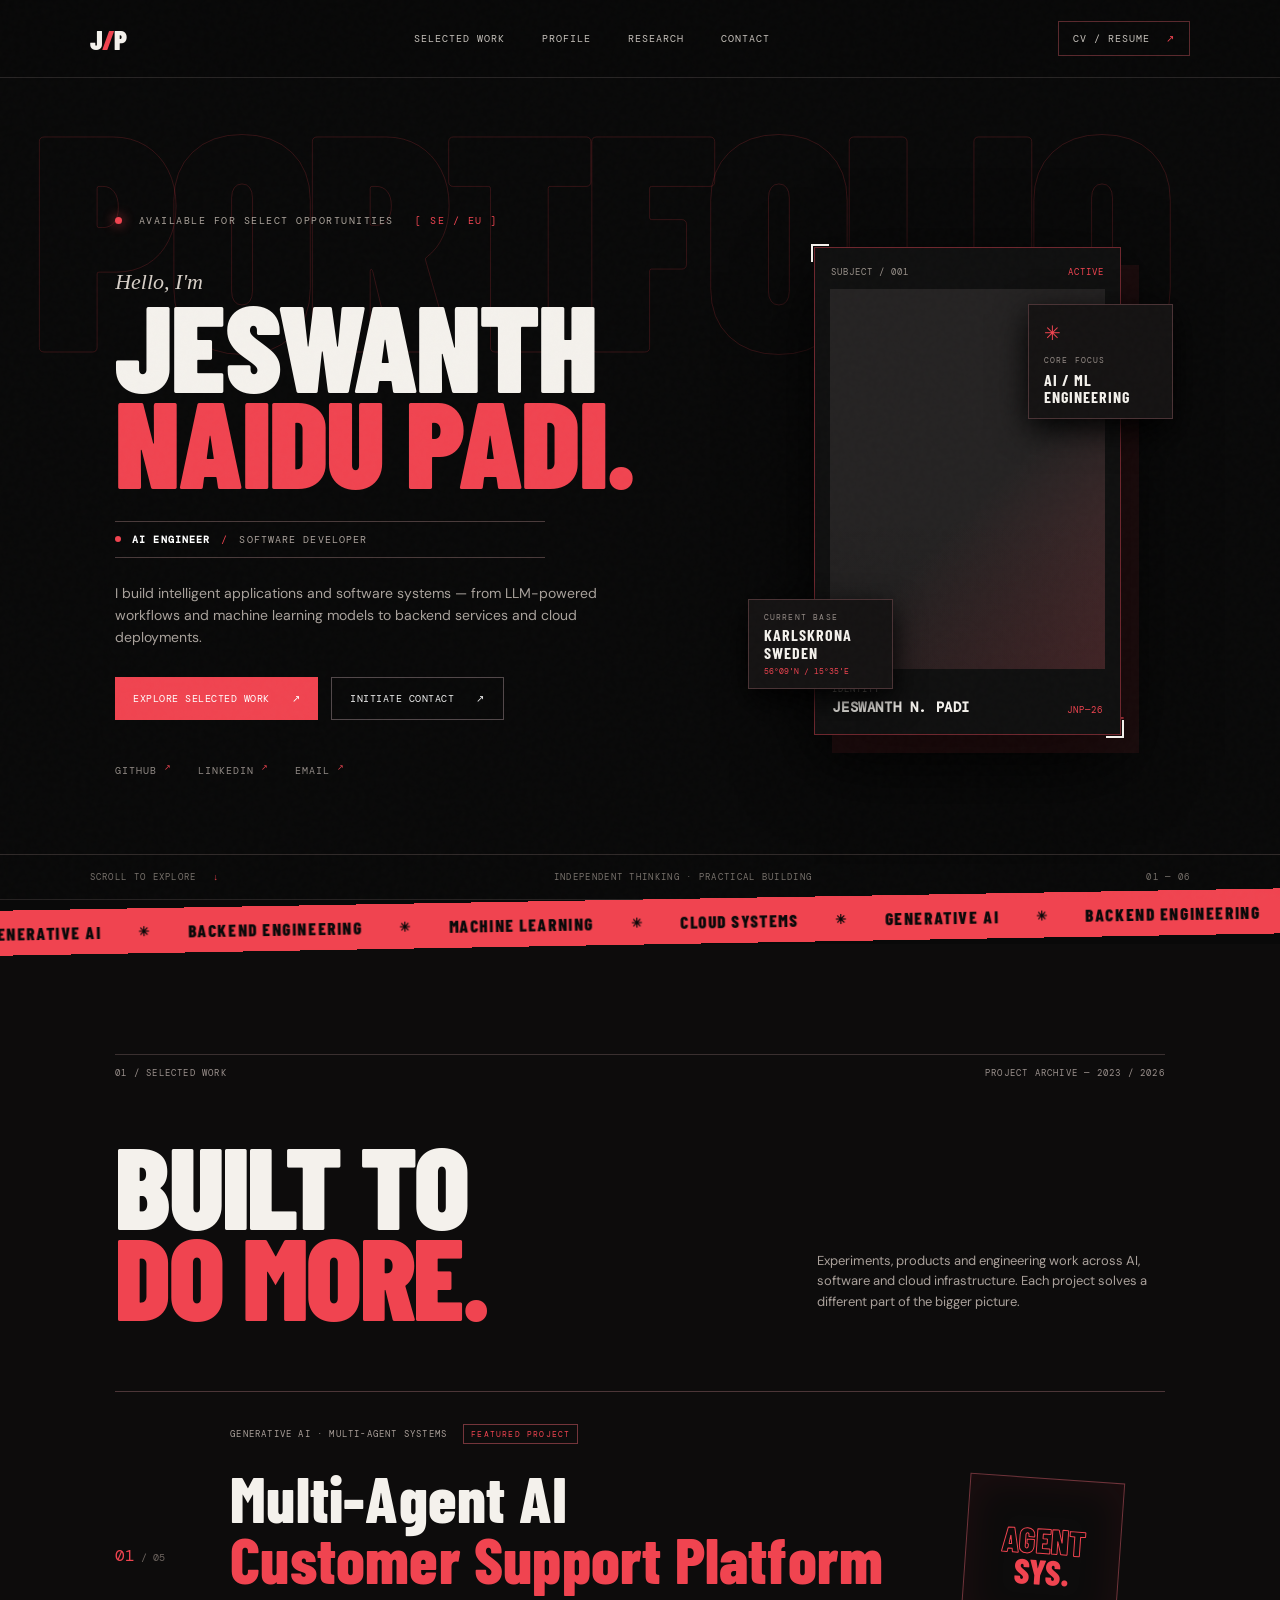
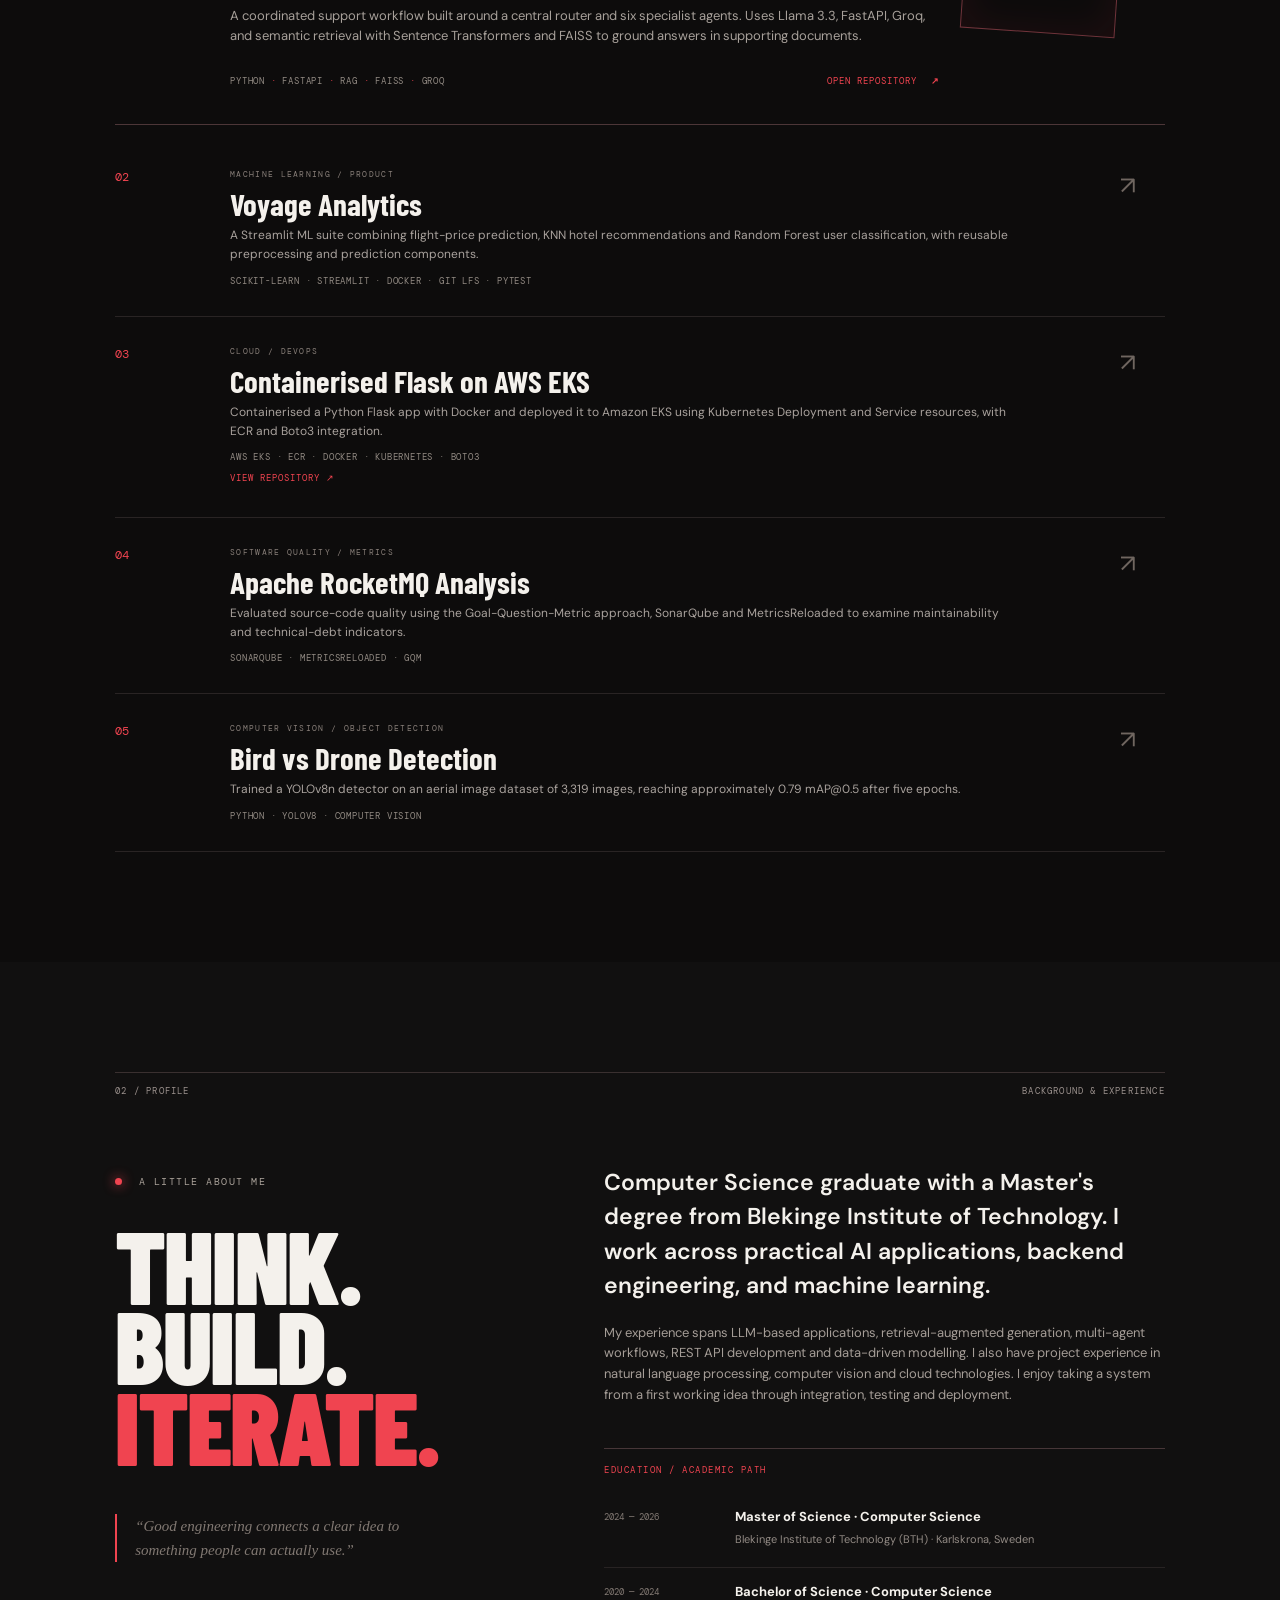
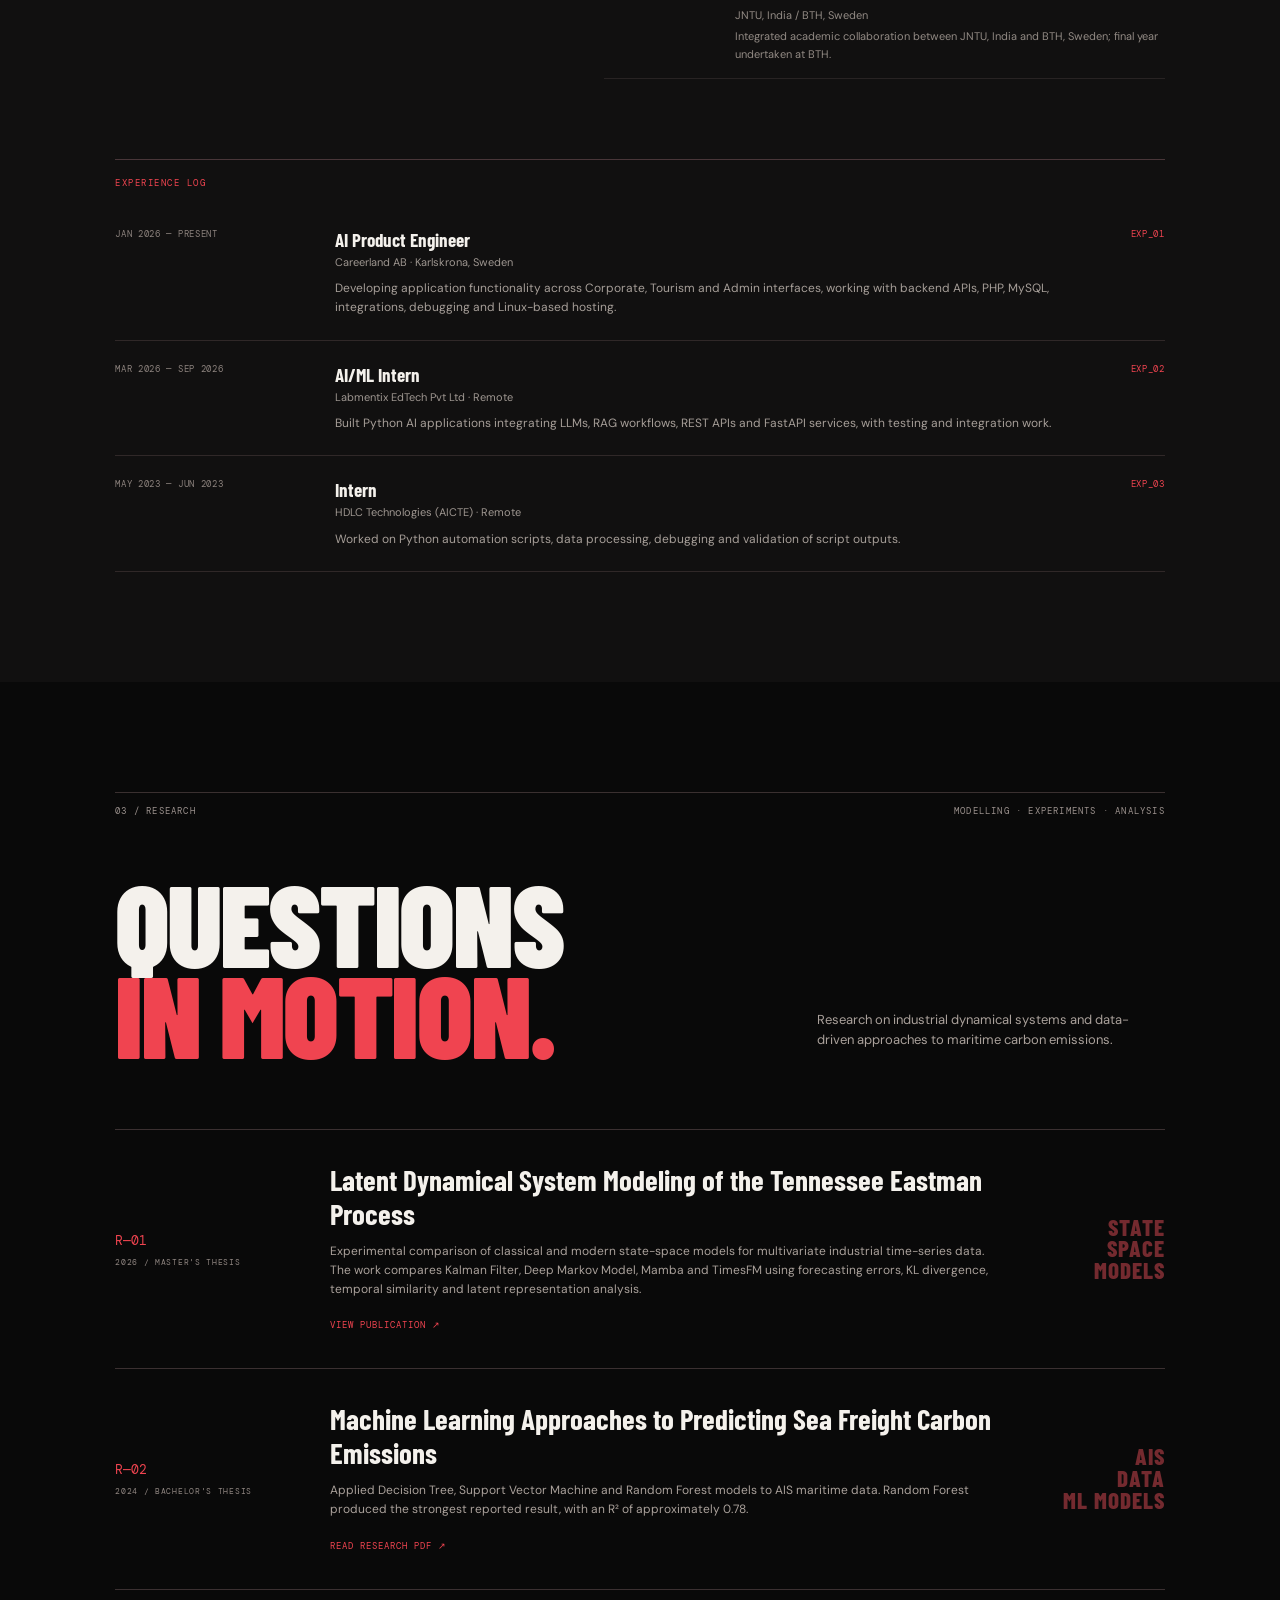
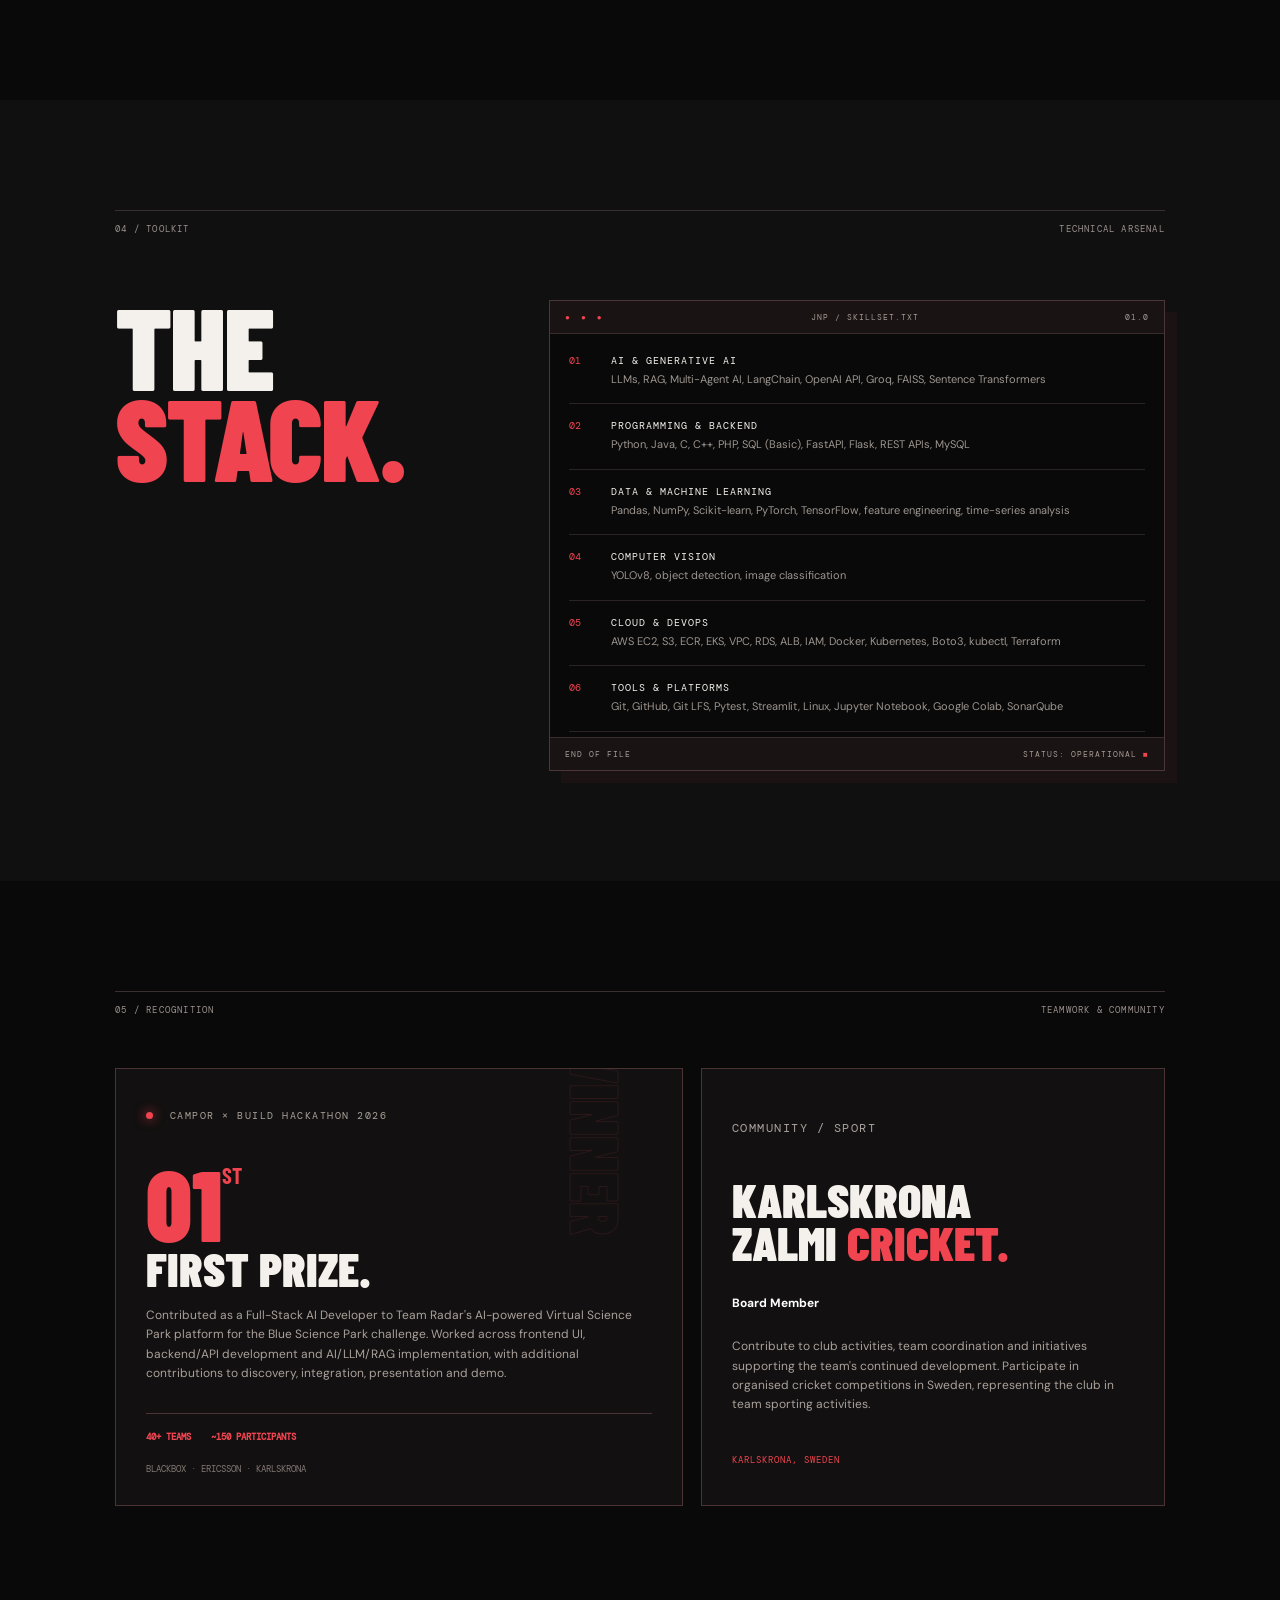
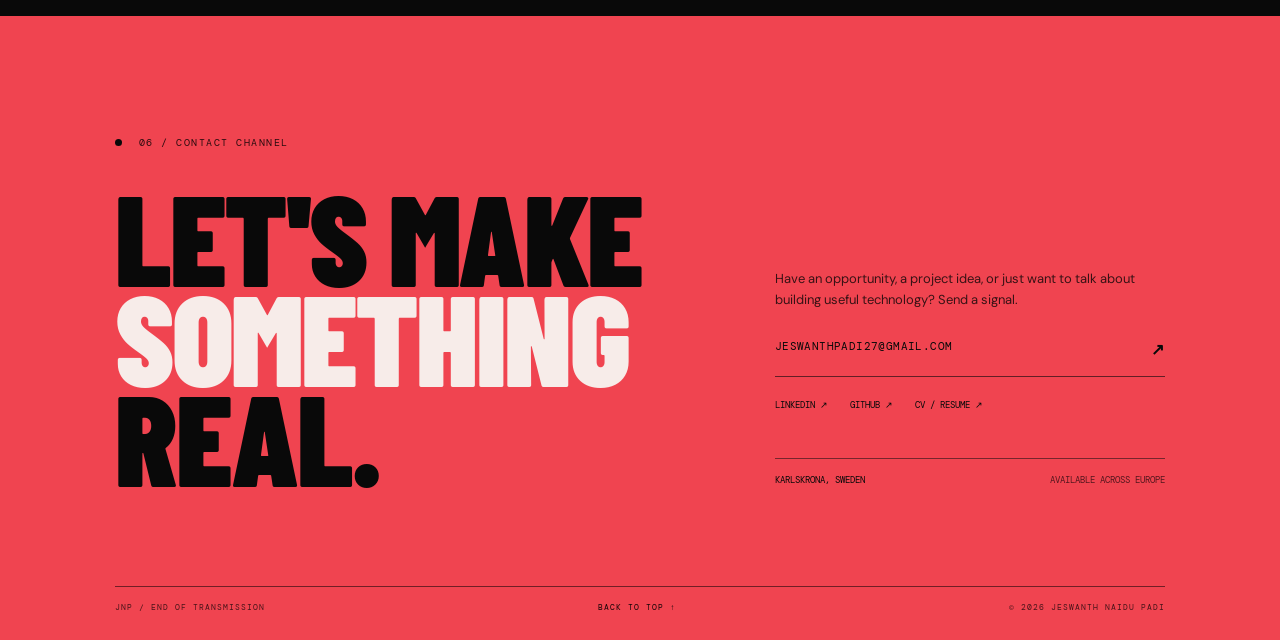
<file: index.html>
<!doctype html>
<html lang="en">
<head>
<meta charset="utf-8"><meta name="viewport" content="width=device-width,initial-scale=1">
<meta name="description" content="Jeswanth Naidu Padi — AI Engineer building intelligent applications, backend systems and machine learning products.">
<meta name="theme-color" content="#090909">
<title>Jeswanth Naidu Padi — AI Engineer</title>
<link rel="preconnect" href="https://fonts.googleapis.com"><link rel="preconnect" href="https://fonts.gstatic.com" crossorigin>
<link href="https://fonts.googleapis.com/css2?family=Barlow+Condensed:wght@500;600;700;800;900&family=DM+Mono:wght@400;500&family=DM+Sans:wght@400;500;600;700&display=swap" rel="stylesheet">
<link rel="stylesheet" href="assets/css/styles.css">
</head>
<body>
<div class="noise"></div><div class="grid-bg"></div>
<header class="topbar"><a class="mark" href="#home">J<span>/</span>P</a><nav class="nav"><a href="#work">Selected work</a><a href="#profile">Profile</a><a href="#research">Research</a><a href="#contact">Contact</a></nav><a class="top-cta" href="cv.html">CV / RESUME <span>↗</span></a><button class="menu-toggle" aria-label="Open navigation" aria-expanded="false">☰</button></header>
<main>
<section class="hero" id="home">
<div class="hero-watermark" aria-hidden="true">PORTFOLIO</div>
<div class="hero-inner">
<div class="hero-copy">
<p class="micro"><span class="red-dot"></span> AVAILABLE FOR SELECT OPPORTUNITIES <span class="micro-code">[ SE / EU ]</span></p>
<p class="script-intro">Hello, I'm</p><h1>JESWANTH<br><span>NAIDU PADI<span class="red-period">.</span></span></h1>
<div class="role-stamp"><span class="stamp-dot"></span><strong>AI ENGINEER</strong><span class="slash">/</span><span>SOFTWARE DEVELOPER</span></div>
<p class="hero-description">I build intelligent applications and software systems — from LLM-powered workflows and machine learning models to backend services and cloud deployments.</p>
<div class="hero-actions"><a class="button button-red" href="#work">Explore selected work <span>↗</span></a><a class="button button-ghost" href="#contact">Initiate contact <span>↗</span></a></div>
<div class="hero-social"><a href="https://github.com/Jeswanthpadi" target="_blank" rel="noreferrer">GITHUB <sup>↗</sup></a><a href="https://www.linkedin.com/in/jeswanthnaidupadi/" target="_blank" rel="noreferrer">LINKEDIN <sup>↗</sup></a><a href="mailto:jeswanthpadi27@gmail.com">EMAIL <sup>↗</sup></a></div>
</div>
<div class="hero-side">
<div class="profile-card"><div class="card-topline"><span>SUBJECT / 001</span><span>ACTIVE</span></div><div class="portrait-frame"><img src="assets/img/profile.jpg" alt="Jeswanth Naidu Padi"></div><div class="profile-caption"><div><span class="caption-label">IDENTITY</span><strong>JESWANTH N. PADI</strong></div><span class="portrait-code">JNP—26</span></div><div class="corner corner-a"></div><div class="corner corner-b"></div></div>
<div class="side-panel panel-one"><span class="panel-symbol">✳</span><span class="panel-label">CORE FOCUS</span><strong>AI / ML<br>ENGINEERING</strong></div>
<div class="side-panel panel-two"><span class="panel-label">CURRENT BASE</span><strong>KARLSKRONA<br>SWEDEN</strong><span class="panel-foot">56°09'N / 15°35'E</span></div>
<div class="crosshair crosshair-one">+</div><div class="crosshair crosshair-two">+</div>
</div>
</div>
<div class="hero-bottom"><span>SCROLL TO EXPLORE <b>↓</b></span><span>INDEPENDENT THINKING · PRACTICAL BUILDING</span><span>01 — 06</span></div>
</section>
<section class="ticker"><div class="ticker-track"><span>GENERATIVE AI</span><b>✳</b><span>BACKEND ENGINEERING</span><b>✳</b><span>MACHINE LEARNING</span><b>✳</b><span>CLOUD SYSTEMS</span><b>✳</b><span>GENERATIVE AI</span><b>✳</b><span>BACKEND ENGINEERING</span><b>✳</b><span>MACHINE LEARNING</span><b>✳</b><span>CLOUD SYSTEMS</span><b>✳</b></div></section>
<section class="section work-section" id="work"><div class="section-kicker"><span>01 / SELECTED WORK</span><span>PROJECT ARCHIVE — 2023 / 2026</span></div><div class="section-heading"><h2>BUILT TO<br><span>DO MORE.</span></h2><p>Experiments, products and engineering work across AI, software and cloud infrastructure. Each project solves a different part of the bigger picture.</p></div>
<div class="work-feature"><div class="feature-index">01<span> / 05</span></div><div class="feature-main"><div class="feature-meta"><span>GENERATIVE AI · MULTI-AGENT SYSTEMS</span><span class="live-mark">FEATURED PROJECT</span></div><h3>Multi-Agent AI<br><em>Customer Support Platform</em></h3><p>A coordinated support workflow built around a central router and six specialist agents. Uses Llama 3.3, FastAPI, Groq, and semantic retrieval with Sentence Transformers and FAISS to ground answers in supporting documents.</p><div class="feature-footer"><div class="tech-line">PYTHON <i>·</i> FASTAPI <i>·</i> RAG <i>·</i> FAISS <i>·</i> GROQ</div><a href="https://github.com/Jeswanthpadi/Multi_Agent_AI" target="_blank" rel="noreferrer">OPEN REPOSITORY <b>↗</b></a></div></div><div class="feature-mark">AGENT<br><span>SYS.</span></div></div>
<div class="project-list">
<article class="project-row"><div class="project-no">02</div><div class="project-info"><div class="project-type">MACHINE LEARNING / PRODUCT</div><h3>Voyage Analytics</h3><p>A Streamlit ML suite combining flight-price prediction, KNN hotel recommendations and Random Forest user classification, with reusable preprocessing and prediction components.</p><div class="tech-line">SCIKIT-LEARN · STREAMLIT · DOCKER · GIT LFS · PYTEST</div></div><div class="project-arrow">↗</div></article>
<article class="project-row"><div class="project-no">03</div><div class="project-info"><div class="project-type">CLOUD / DEVOPS</div><h3>Containerised Flask on AWS EKS</h3><p>Containerised a Python Flask app with Docker and deployed it to Amazon EKS using Kubernetes Deployment and Service resources, with ECR and Boto3 integration.</p><div class="tech-line">AWS EKS · ECR · DOCKER · KUBERNETES · BOTO3</div><a class="row-repo" href="https://github.com/Jeswanthpadi/Containerised-Flask-Application-on-AWS-EKS" target="_blank" rel="noreferrer">VIEW REPOSITORY ↗</a></div><div class="project-arrow">↗</div></article>
<article class="project-row"><div class="project-no">04</div><div class="project-info"><div class="project-type">SOFTWARE QUALITY / METRICS</div><h3>Apache RocketMQ Analysis</h3><p>Evaluated source-code quality using the Goal-Question-Metric approach, SonarQube and MetricsReloaded to examine maintainability and technical-debt indicators.</p><div class="tech-line">SONARQUBE · METRICSRELOADED · GQM</div></div><div class="project-arrow">↗</div></article>
<article class="project-row"><div class="project-no">05</div><div class="project-info"><div class="project-type">COMPUTER VISION / OBJECT DETECTION</div><h3>Bird vs Drone Detection</h3><p>Trained a YOLOv8n detector on an aerial image dataset of 3,319 images, reaching approximately 0.79 mAP@0.5 after five epochs.</p><div class="tech-line">PYTHON · YOLOV8 · COMPUTER VISION</div></div><div class="project-arrow">↗</div></article>
</div>
</section>
<section class="profile-section section" id="profile"><div class="section-kicker"><span>02 / PROFILE</span><span>BACKGROUND & EXPERIENCE</span></div><div class="profile-layout"><div class="profile-title"><p class="micro"><span class="red-dot"></span> A LITTLE ABOUT ME</p><h2>THINK.<br>BUILD.<br><span>ITERATE.</span></h2><div class="profile-quote">“Good engineering connects a clear idea to something people can actually use.”</div></div><div class="profile-detail"><p class="profile-lead">Computer Science graduate with a Master's degree from Blekinge Institute of Technology. I work across practical AI applications, backend engineering, and machine learning.</p><p class="profile-body">My experience spans LLM-based applications, retrieval-augmented generation, multi-agent workflows, REST API development and data-driven modelling. I also have project experience in natural language processing, computer vision and cloud technologies. I enjoy taking a system from a first working idea through integration, testing and deployment.</p><div class="education-panel"><div class="mini-heading">EDUCATION / ACADEMIC PATH</div><div class="edu-line"><span>2024 — 2026</span><strong>Master of Science · Computer Science</strong><small>Blekinge Institute of Technology (BTH) · Karlskrona, Sweden</small></div><div class="edu-line"><span>2020 — 2024</span><strong>Bachelor of Science · Computer Science</strong><small>JNTU, India / BTH, Sweden</small><small>Integrated academic collaboration between JNTU, India and BTH, Sweden; final year undertaken at BTH.</small></div></div></div></div>
<div class="experience-strip"><div class="mini-heading">EXPERIENCE LOG</div><div class="experience-row"><span class="exp-date">JAN 2026 — PRESENT</span><div><strong>AI Product Engineer</strong><small>Careerland AB · Karlskrona, Sweden</small><p>Developing application functionality across Corporate, Tourism and Admin interfaces, working with backend APIs, PHP, MySQL, integrations, debugging and Linux-based hosting.</p></div><span class="exp-code">EXP_01</span></div><div class="experience-row"><span class="exp-date">MAR 2026 — SEP 2026</span><div><strong>AI/ML Intern</strong><small>Labmentix EdTech Pvt Ltd · Remote</small><p>Built Python AI applications integrating LLMs, RAG workflows, REST APIs and FastAPI services, with testing and integration work.</p></div><span class="exp-code">EXP_02</span></div><div class="experience-row"><span class="exp-date">MAY 2023 — JUN 2023</span><div><strong>Intern</strong><small>HDLC Technologies (AICTE) · Remote</small><p>Worked on Python automation scripts, data processing, debugging and validation of script outputs.</p></div><span class="exp-code">EXP_03</span></div></div>
</section>
<section class="section research-section" id="research"><div class="section-kicker"><span>03 / RESEARCH</span><span>MODELLING · EXPERIMENTS · ANALYSIS</span></div><div class="section-heading"><h2>QUESTIONS<br><span>IN MOTION.</span></h2><p>Research on industrial dynamical systems and data-driven approaches to maritime carbon emissions.</p></div><article class="research-item"><div class="research-id">R—01 <span>2026 / MASTER'S THESIS</span></div><div class="research-content"><h3>Latent Dynamical System Modeling of the Tennessee Eastman Process</h3><p>Experimental comparison of classical and modern state-space models for multivariate industrial time-series data. The work compares Kalman Filter, Deep Markov Model, Mamba and TimesFM using forecasting errors, KL divergence, temporal similarity and latent representation analysis.</p><a href="https://www.diva-portal.org/smash/record.jsf?pid=diva2:2114204" target="_blank" rel="noreferrer">VIEW PUBLICATION ↗</a></div><div class="research-side">STATE<br>SPACE<br>MODELS</div></article><article class="research-item"><div class="research-id">R—02 <span>2024 / BACHELOR'S THESIS</span></div><div class="research-content"><h3>Machine Learning Approaches to Predicting Sea Freight Carbon Emissions</h3><p>Applied Decision Tree, Support Vector Machine and Random Forest models to AIS maritime data. Random Forest produced the strongest reported result, with an R² of approximately 0.78.</p><a href="https://www.diva-portal.org/smash/get/diva2%3A1883492/FULLTEXT01.pdf" target="_blank" rel="noreferrer">READ RESEARCH PDF ↗</a></div><div class="research-side">AIS<br>DATA<br>ML MODELS</div></article></section>
<section class="skills-section section"><div class="section-kicker"><span>04 / TOOLKIT</span><span>TECHNICAL ARSENAL</span></div><div class="skills-layout"><h2>THE<br><span>STACK.</span></h2><div class="terminal"><div class="terminal-bar"><span class="terminal-dots">● ● ●</span><span>JNP / SKILLSET.TXT</span><span>01.0</span></div><div class="terminal-body"><div class="skill-line"><span>01</span><strong>AI & GENERATIVE AI</strong><p>LLMs, RAG, Multi-Agent AI, LangChain, OpenAI API, Groq, FAISS, Sentence Transformers</p></div><div class="skill-line"><span>02</span><strong>PROGRAMMING & BACKEND</strong><p>Python, Java, C, C++, PHP, SQL (Basic), FastAPI, Flask, REST APIs, MySQL</p></div><div class="skill-line"><span>03</span><strong>DATA & MACHINE LEARNING</strong><p>Pandas, NumPy, Scikit-learn, PyTorch, TensorFlow, feature engineering, time-series analysis</p></div><div class="skill-line"><span>04</span><strong>COMPUTER VISION</strong><p>YOLOv8, object detection, image classification</p></div><div class="skill-line"><span>05</span><strong>CLOUD & DEVOPS</strong><p>AWS EC2, S3, ECR, EKS, VPC, RDS, ALB, IAM, Docker, Kubernetes, Boto3, kubectl, Terraform</p></div><div class="skill-line"><span>06</span><strong>TOOLS & PLATFORMS</strong><p>Git, GitHub, Git LFS, Pytest, Streamlit, Linux, Jupyter Notebook, Google Colab, SonarQube</p></div></div><div class="terminal-footer"><span>END OF FILE</span><span>STATUS: OPERATIONAL <b>■</b></span></div></div></div></section>
<section class="recognition-section section"><div class="section-kicker"><span>05 / RECOGNITION</span><span>TEAMWORK & COMMUNITY</span></div><div class="recognition-grid"><div class="award-panel"><p class="micro"><span class="red-dot"></span> CAMPOR × BUILD HACKATHON 2026</p><div class="award-number">01<span>ST</span></div><h3>FIRST PRIZE.</h3><p>Contributed as a Full-Stack AI Developer to Team Radar's AI-powered Virtual Science Park platform for the Blue Science Park challenge. Worked across frontend UI, backend/API development and AI/LLM/RAG implementation, with additional contributions to discovery, integration, presentation and demo.</p><div class="award-bottom"><strong>40+ TEAMS</strong><strong>~150 PARTICIPANTS</strong><span>BLACKBOX · ERICSSON · KARLSKRONA</span></div></div><div class="community-panel"><p class="micro">COMMUNITY / SPORT</p><h3>KARLSKRONA<br>ZALMI <span>CRICKET.</span></h3><p><strong>Board Member</strong></p><p>Contribute to club activities, team coordination and initiatives supporting the team's continued development. Participate in organised cricket competitions in Sweden, representing the club in team sporting activities.</p><span class="community-location">KARLSKRONA, SWEDEN</span></div></div></section>
<section class="contact-section section" id="contact"><div class="contact-grid"><div><p class="micro"><span class="red-dot"></span> 06 / CONTACT CHANNEL</p><h2>LET'S MAKE<br><span>SOMETHING</span><br>REAL<span class="red-period">.</span></h2></div><div class="contact-info"><p>Have an opportunity, a project idea, or just want to talk about building useful technology? Send a signal.</p><a class="mail-link" href="mailto:jeswanthpadi27@gmail.com">JESWANTHPADI27@GMAIL.COM <b>↗</b></a><div class="contact-links"><a href="https://www.linkedin.com/in/jeswanthnaidupadi/" target="_blank" rel="noreferrer">LINKEDIN ↗</a><a href="https://github.com/Jeswanthpadi" target="_blank" rel="noreferrer">GITHUB ↗</a><a href="cv.html">CV / RESUME ↗</a></div><div class="contact-loc">KARLSKRONA, SWEDEN <span>AVAILABLE ACROSS EUROPE</span></div></div></div><div class="contact-bottom"><span>JNP / END OF TRANSMISSION</span><a href="#home">BACK TO TOP ↑</a><span>© <span id="year"></span> JESWANTH NAIDU PADI</span></div></section>
</main>
<script src="assets/js/main.js"></script>
</body></html>
</file>
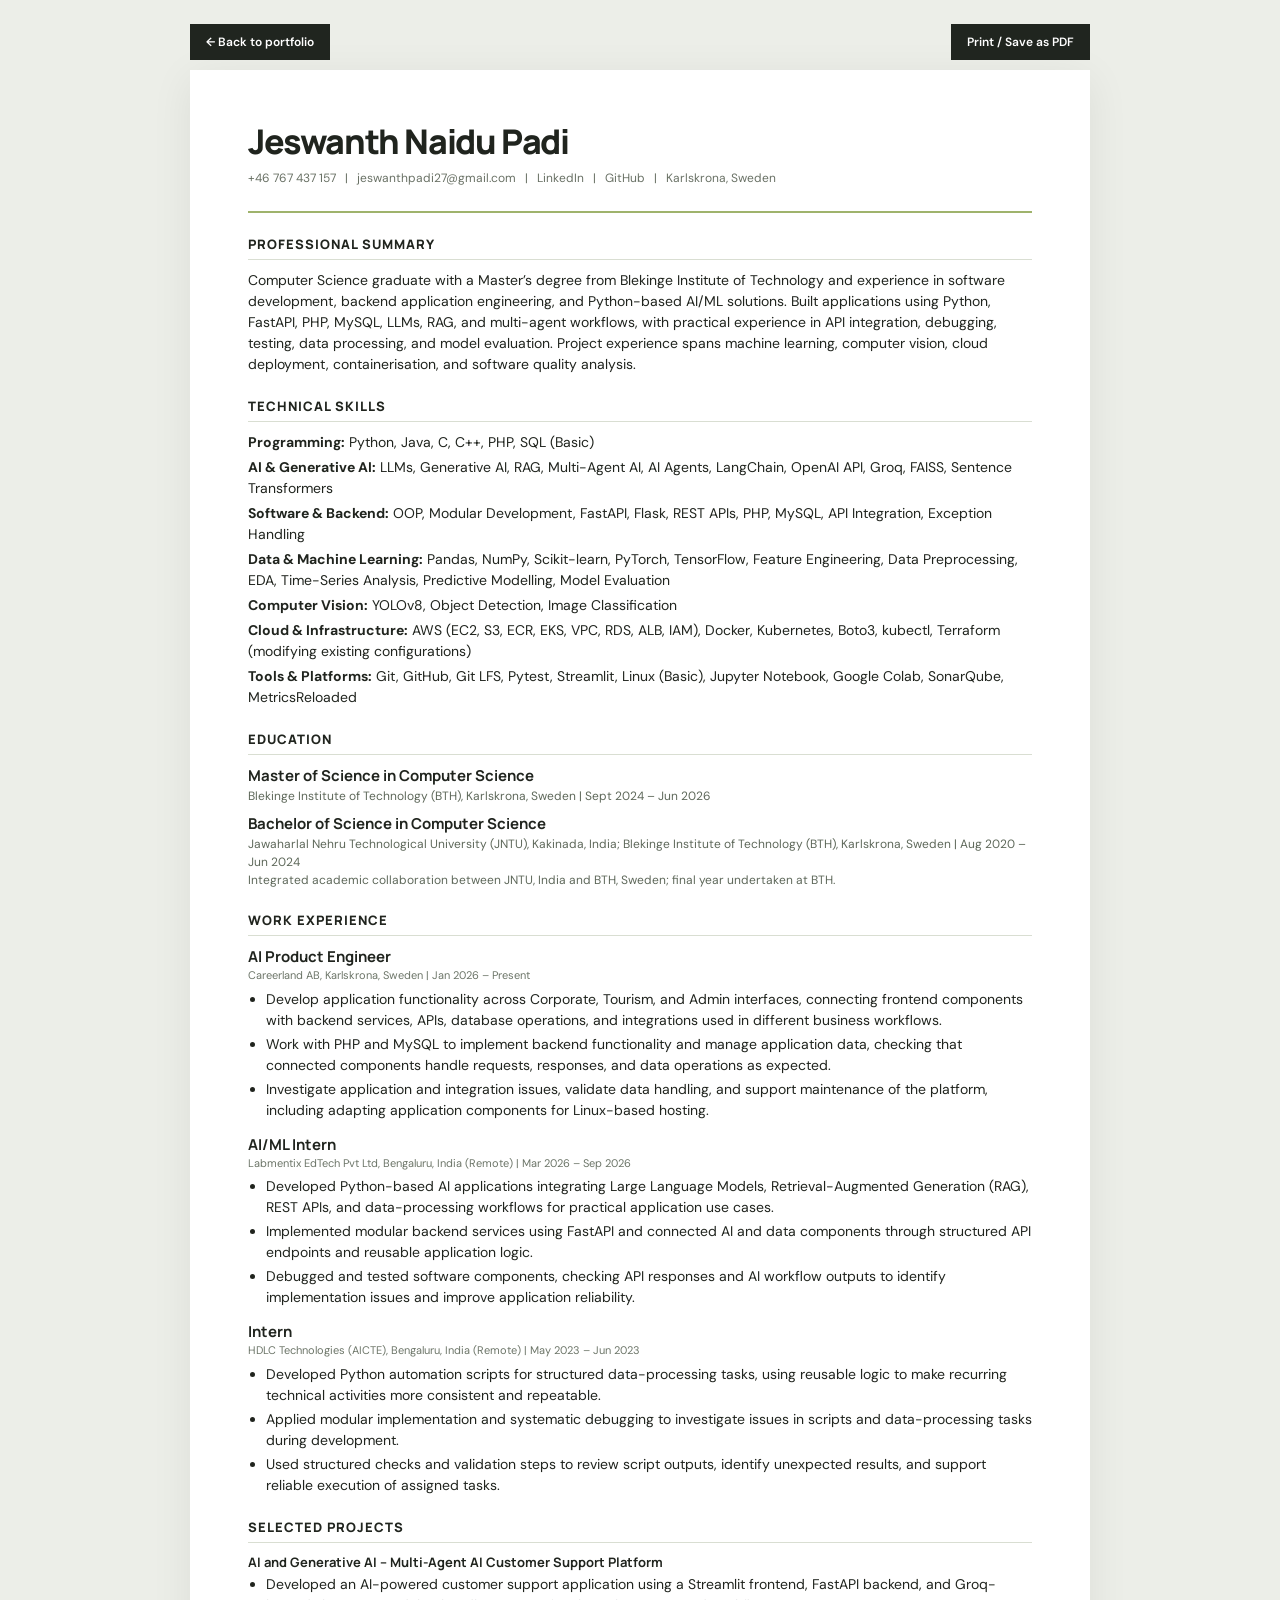
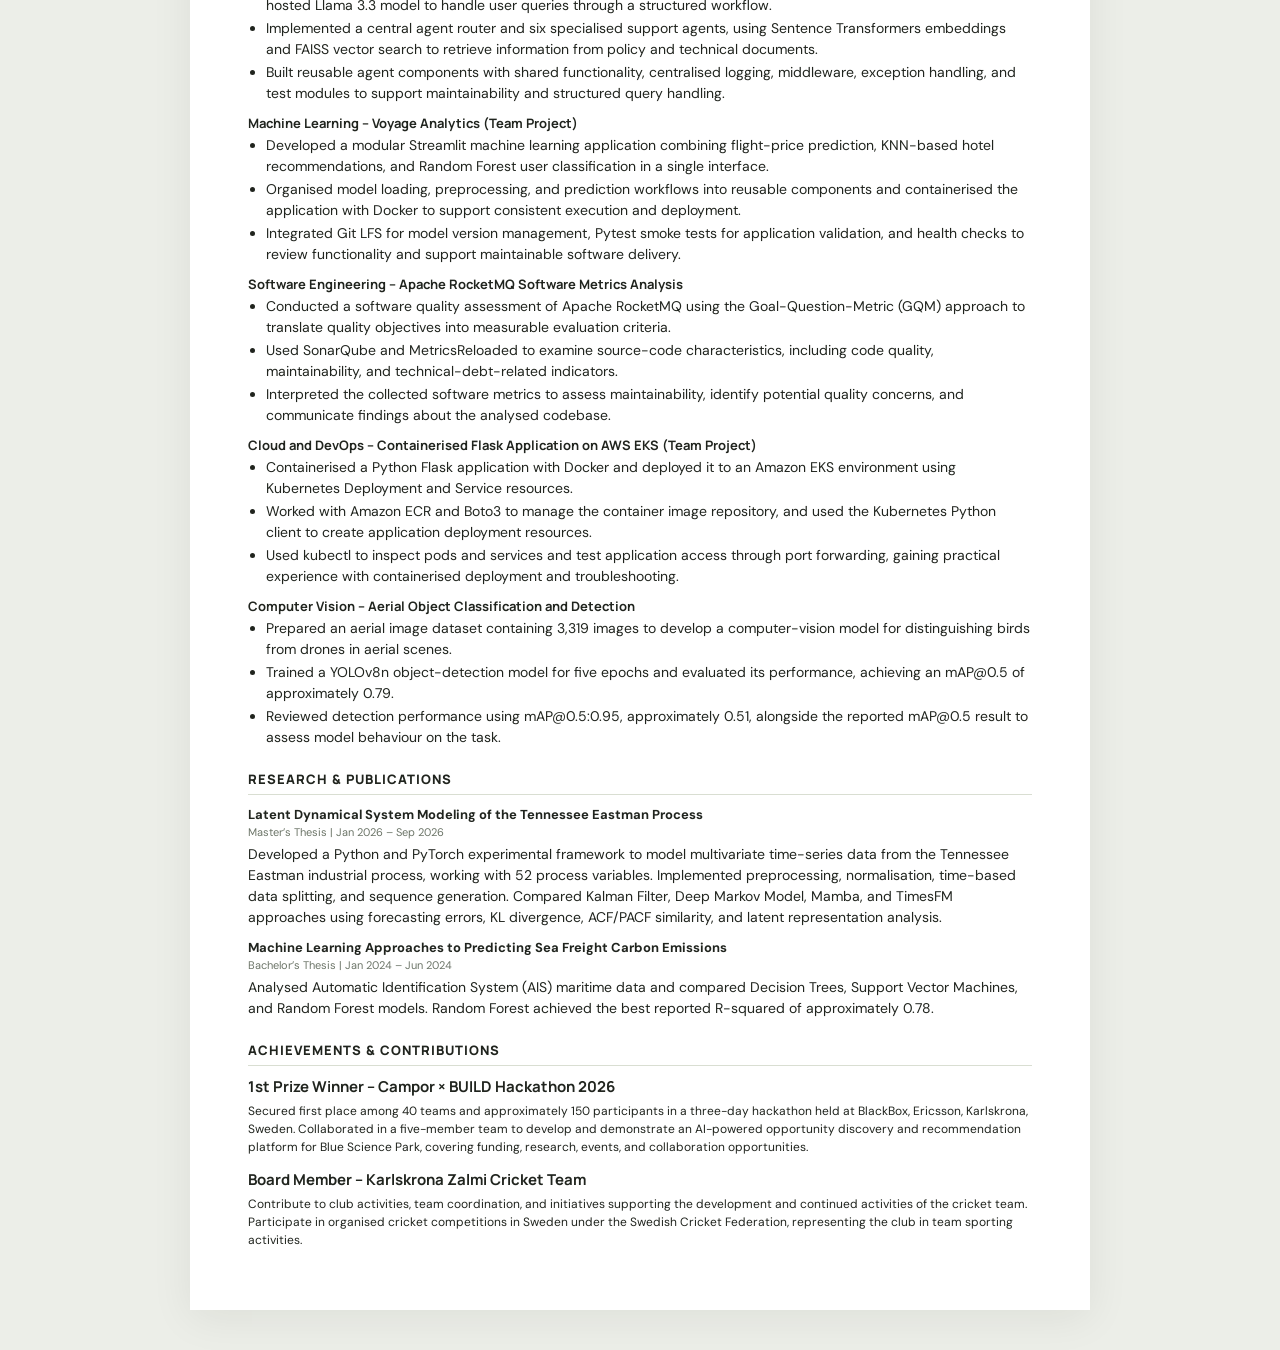
<file: cv.html>
<!doctype html><html lang="en"><head><meta charset="utf-8"><meta name="viewport" content="width=device-width,initial-scale=1"><title>CV | Jeswanth Naidu Padi</title><link rel="preconnect" href="https://fonts.googleapis.com"><link href="https://fonts.googleapis.com/css2?family=DM+Sans:wght@400;500;600;700&family=Manrope:wght@600;700;800&display=swap" rel="stylesheet"><style>
*{box-sizing:border-box}body{margin:0;background:#eceee8;color:#20241e;font:14px/1.5 "DM Sans",Arial,sans-serif}.actions{max-width:900px;margin:24px auto 10px;display:flex;justify-content:space-between;align-items:center}.actions a,.actions button{border:0;background:#20251f;color:white;padding:10px 16px;text-decoration:none;font:600 12px "DM Sans";cursor:pointer}.sheet{max-width:900px;margin:0 auto 40px;background:white;padding:48px 58px;box-shadow:0 8px 40px #18200d12}.name{font:800 34px "Manrope",Arial;letter-spacing:-1.4px;margin:0}.contact{color:#697165;font-size:12px;margin:5px 0 24px}.contact a{color:inherit;text-decoration:none}.rule{height:2px;background:#9fb36c;margin:18px 0 22px}h2{font:800 13px "Manrope",Arial;letter-spacing:1px;text-transform:uppercase;margin:22px 0 10px;border-bottom:1px solid #d9ded2;padding-bottom:6px}h3{font:700 15px "Manrope",Arial;margin:0}p{margin:5px 0 8px}.role{font-weight:600}.meta{font-size:11px;color:#6c7568}.entry{margin:0 0 13px;break-inside:avoid}.entry ul{padding-left:18px;margin:5px 0}.entry li{margin:3px 0}.skills p{margin:4px 0}.school{margin:0 0 8px}.school h3{display:inline}.sub{font-size:12px;color:#5e685a}.project{margin-bottom:10px;break-inside:avoid}.project h3{font-size:13px}.project ul{margin:3px 0;padding-left:18px}.project li{margin:2px 0}.pub{margin-bottom:10px;break-inside:avoid}.pub strong{display:block;font-size:13px}.pub p{margin:3px 0}.small{font-size:12px}@media(max-width:700px){.actions{margin:12px;}.sheet{margin:0;padding:28px 22px;box-shadow:none}.name{font-size:27px}}@media print{@page{size:A4;margin:13mm}body{background:white;font-size:10.5px}.actions{display:none}.sheet{max-width:none;margin:0;padding:0;box-shadow:none}.name{font-size:25px}h2{font-size:11px;margin-top:15px}.entry{margin-bottom:8px}.entry li{margin:1px 0}.project{margin-bottom:6px}.rule{margin:12px 0 14px}}
</style></head><body><div class="actions"><a href="index.html">← Back to portfolio</a><button onclick="window.print()">Print / Save as PDF</button></div><main class="sheet">
<h1 class="name">Jeswanth Naidu Padi</h1><p class="contact">+46 767 437 157 &nbsp; | &nbsp; <a href="mailto:jeswanthpadi27@gmail.com">jeswanthpadi27@gmail.com</a> &nbsp; | &nbsp; <a href="https://www.linkedin.com/in/jeswanthnaidupadi/">LinkedIn</a> &nbsp; | &nbsp; <a href="https://github.com/Jeswanthpadi">GitHub</a> &nbsp; | &nbsp; Karlskrona, Sweden</p><div class="rule"></div>
<h2>Professional Summary</h2><p>Computer Science graduate with a Master’s degree from Blekinge Institute of Technology and experience in software development, backend application engineering, and Python-based AI/ML solutions. Built applications using Python, FastAPI, PHP, MySQL, LLMs, RAG, and multi-agent workflows, with practical experience in API integration, debugging, testing, data processing, and model evaluation. Project experience spans machine learning, computer vision, cloud deployment, containerisation, and software quality analysis.</p>
<h2>Technical Skills</h2><div class="skills"><p><b>Programming:</b> Python, Java, C, C++, PHP, SQL (Basic)</p><p><b>AI & Generative AI:</b> LLMs, Generative AI, RAG, Multi-Agent AI, AI Agents, LangChain, OpenAI API, Groq, FAISS, Sentence Transformers</p><p><b>Software & Backend:</b> OOP, Modular Development, FastAPI, Flask, REST APIs, PHP, MySQL, API Integration, Exception Handling</p><p><b>Data & Machine Learning:</b> Pandas, NumPy, Scikit-learn, PyTorch, TensorFlow, Feature Engineering, Data Preprocessing, EDA, Time-Series Analysis, Predictive Modelling, Model Evaluation</p><p><b>Computer Vision:</b> YOLOv8, Object Detection, Image Classification</p><p><b>Cloud & Infrastructure:</b> AWS (EC2, S3, ECR, EKS, VPC, RDS, ALB, IAM), Docker, Kubernetes, Boto3, kubectl, Terraform (modifying existing configurations)</p><p><b>Tools & Platforms:</b> Git, GitHub, Git LFS, Pytest, Streamlit, Linux (Basic), Jupyter Notebook, Google Colab, SonarQube, MetricsReloaded</p></div>
<h2>Education</h2><div class="school"><h3>Master of Science in Computer Science</h3><div class="sub">Blekinge Institute of Technology (BTH), Karlskrona, Sweden | Sept 2024 – Jun 2026</div></div><div class="school"><h3>Bachelor of Science in Computer Science</h3><div class="sub">Jawaharlal Nehru Technological University (JNTU), Kakinada, India; Blekinge Institute of Technology (BTH), Karlskrona, Sweden | Aug 2020 – Jun 2024</div><div class="sub">Integrated academic collaboration between JNTU, India and BTH, Sweden; final year undertaken at BTH.</div></div>
<h2>Work Experience</h2>
<div class="entry"><h3>AI Product Engineer</h3><div class="meta">Careerland AB, Karlskrona, Sweden | Jan 2026 – Present</div><ul><li>Develop application functionality across Corporate, Tourism, and Admin interfaces, connecting frontend components with backend services, APIs, database operations, and integrations used in different business workflows.</li><li>Work with PHP and MySQL to implement backend functionality and manage application data, checking that connected components handle requests, responses, and data operations as expected.</li><li>Investigate application and integration issues, validate data handling, and support maintenance of the platform, including adapting application components for Linux-based hosting.</li></ul></div>
<div class="entry"><h3>AI/ML Intern</h3><div class="meta">Labmentix EdTech Pvt Ltd, Bengaluru, India (Remote) | Mar 2026 – Sep 2026</div><ul><li>Developed Python-based AI applications integrating Large Language Models, Retrieval-Augmented Generation (RAG), REST APIs, and data-processing workflows for practical application use cases.</li><li>Implemented modular backend services using FastAPI and connected AI and data components through structured API endpoints and reusable application logic.</li><li>Debugged and tested software components, checking API responses and AI workflow outputs to identify implementation issues and improve application reliability.</li></ul></div>
<div class="entry"><h3>Intern</h3><div class="meta">HDLC Technologies (AICTE), Bengaluru, India (Remote) | May 2023 – Jun 2023</div><ul><li>Developed Python automation scripts for structured data-processing tasks, using reusable logic to make recurring technical activities more consistent and repeatable.</li><li>Applied modular implementation and systematic debugging to investigate issues in scripts and data-processing tasks during development.</li><li>Used structured checks and validation steps to review script outputs, identify unexpected results, and support reliable execution of assigned tasks.</li></ul></div>
<h2>Selected Projects</h2>
<div class="project"><h3>AI and Generative AI – Multi-Agent AI Customer Support Platform</h3><ul><li>Developed an AI-powered customer support application using a Streamlit frontend, FastAPI backend, and Groq-hosted Llama 3.3 model to handle user queries through a structured workflow.</li><li>Implemented a central agent router and six specialised support agents, using Sentence Transformers embeddings and FAISS vector search to retrieve information from policy and technical documents.</li><li>Built reusable agent components with shared functionality, centralised logging, middleware, exception handling, and test modules to support maintainability and structured query handling.</li></ul></div>
<div class="project"><h3>Machine Learning – Voyage Analytics (Team Project)</h3><ul><li>Developed a modular Streamlit machine learning application combining flight-price prediction, KNN-based hotel recommendations, and Random Forest user classification in a single interface.</li><li>Organised model loading, preprocessing, and prediction workflows into reusable components and containerised the application with Docker to support consistent execution and deployment.</li><li>Integrated Git LFS for model version management, Pytest smoke tests for application validation, and health checks to review functionality and support maintainable software delivery.</li></ul></div>
<div class="project"><h3>Software Engineering – Apache RocketMQ Software Metrics Analysis</h3><ul><li>Conducted a software quality assessment of Apache RocketMQ using the Goal-Question-Metric (GQM) approach to translate quality objectives into measurable evaluation criteria.</li><li>Used SonarQube and MetricsReloaded to examine source-code characteristics, including code quality, maintainability, and technical-debt-related indicators.</li><li>Interpreted the collected software metrics to assess maintainability, identify potential quality concerns, and communicate findings about the analysed codebase.</li></ul></div>
<div class="project"><h3>Cloud and DevOps – Containerised Flask Application on AWS EKS (Team Project)</h3><ul><li>Containerised a Python Flask application with Docker and deployed it to an Amazon EKS environment using Kubernetes Deployment and Service resources.</li><li>Worked with Amazon ECR and Boto3 to manage the container image repository, and used the Kubernetes Python client to create application deployment resources.</li><li>Used kubectl to inspect pods and services and test application access through port forwarding, gaining practical experience with containerised deployment and troubleshooting.</li></ul></div>
<div class="project"><h3>Computer Vision – Aerial Object Classification and Detection</h3><ul><li>Prepared an aerial image dataset containing 3,319 images to develop a computer-vision model for distinguishing birds from drones in aerial scenes.</li><li>Trained a YOLOv8n object-detection model for five epochs and evaluated its performance, achieving an mAP@0.5 of approximately 0.79.</li><li>Reviewed detection performance using mAP@0.5:0.95, approximately 0.51, alongside the reported mAP@0.5 result to assess model behaviour on the task.</li></ul></div>
<h2>Research & Publications</h2><div class="pub"><strong>Latent Dynamical System Modeling of the Tennessee Eastman Process</strong><div class="meta">Master’s Thesis | Jan 2026 – Sep 2026</div><p>Developed a Python and PyTorch experimental framework to model multivariate time-series data from the Tennessee Eastman industrial process, working with 52 process variables. Implemented preprocessing, normalisation, time-based data splitting, and sequence generation. Compared Kalman Filter, Deep Markov Model, Mamba, and TimesFM approaches using forecasting errors, KL divergence, ACF/PACF similarity, and latent representation analysis.</p></div><div class="pub"><strong>Machine Learning Approaches to Predicting Sea Freight Carbon Emissions</strong><div class="meta">Bachelor’s Thesis | Jan 2024 – Jun 2024</div><p>Analysed Automatic Identification System (AIS) maritime data and compared Decision Trees, Support Vector Machines, and Random Forest models. Random Forest achieved the best reported R-squared of approximately 0.78.</p></div>
<h2>Achievements & Contributions</h2><div class="entry"><h3>1st Prize Winner – Campor × BUILD Hackathon 2026</h3><p class="small">Secured first place among 40 teams and approximately 150 participants in a three-day hackathon held at BlackBox, Ericsson, Karlskrona, Sweden. Collaborated in a five-member team to develop and demonstrate an AI-powered opportunity discovery and recommendation platform for Blue Science Park, covering funding, research, events, and collaboration opportunities.</p></div><div class="entry"><h3>Board Member – Karlskrona Zalmi Cricket Team</h3><p class="small">Contribute to club activities, team coordination, and initiatives supporting the development and continued activities of the cricket team. Participate in organised cricket competitions in Sweden under the Swedish Cricket Federation, representing the club in team sporting activities.</p></div>
</main></body></html>
</file>
<file: assets/css/styles.css>
:root{--bg:#090909;--panel:#111111;--panel2:#151515;--ink:#f4f1ec;--muted:#99948e;--line:#33302e;--red:#f04450;--red2:#9e1f2a;--mono:"DM Mono",monospace;--sans:"DM Sans",sans-serif;--display:"Barlow Condensed",Impact,sans-serif}*{box-sizing:border-box}html{scroll-behavior:smooth;scroll-padding-top:90px}body{margin:0;background:var(--bg);color:var(--ink);font:15px/1.6 var(--sans);overflow-x:hidden}a{color:inherit;text-decoration:none}::selection{background:var(--red);color:#fff}.noise{position:fixed;inset:0;pointer-events:none;z-index:20;opacity:.04;background-image:url("data:image/svg+xml,%3Csvg viewBox='0 0 180 180' xmlns='http://www.w3.org/2000/svg'%3E%3Cfilter id='n'%3E%3CfeTurbulence type='fractalNoise' baseFrequency='.9' numOctaves='3' stitchTiles='stitch'/%3E%3C/filter%3E%3Crect width='100%25' height='100%25' filter='url(%23n)' opacity='.45'/%3E%3C/svg%3E")}.grid-bg{position:fixed;inset:0;pointer-events:none;opacity:.16;background-image:linear-gradient(rgba(255,255,255,.04) 1px,transparent 1px),linear-gradient(90deg,rgba(255,255,255,.04) 1px,transparent 1px);background-size:70px 70px;mask-image:linear-gradient(to bottom,black,transparent 85%)}.topbar{height:78px;position:sticky;top:0;z-index:15;padding:0 7vw;display:flex;align-items:center;justify-content:space-between;background:rgba(9,9,9,.92);backdrop-filter:blur(14px);border-bottom:1px solid #282525}.mark{font:900 27px var(--display);letter-spacing:-1px}.mark span{color:var(--red)}.nav{display:flex;gap:37px}.nav a,.top-cta{font:10px var(--mono);letter-spacing:1px;color:#c5c0ba;text-transform:uppercase;transition:color .2s}.nav a:hover,.top-cta:hover{color:var(--red)}.top-cta{border:1px solid #5a292d;padding:10px 14px}.top-cta span{color:var(--red);margin-left:9px}.menu-toggle{display:none;background:none;color:white;border:1px solid #514647;padding:7px 10px}.hero{min-height:calc(100vh - 78px);position:relative;display:flex;flex-direction:column;justify-content:space-between;overflow:hidden;border-bottom:1px solid #262222}.hero-watermark{position:absolute;top:3.5%;left:2.5%;white-space:nowrap;font:900 clamp(130px,24vw,350px)/.8 var(--display);letter-spacing:-.04em;color:transparent;-webkit-text-stroke:1px rgba(240,68,80,.18);pointer-events:none}.hero-inner{position:relative;z-index:1;max-width:1440px;width:100%;margin:auto;padding:125px 9vw 76px;display:grid;grid-template-columns:1.18fr .82fr;gap:7vw;align-items:center}.micro{font:10px var(--mono);letter-spacing:1.5px;color:#aaa29a;text-transform:uppercase}.red-dot{display:inline-block;width:7px;height:7px;border-radius:50%;background:var(--red);box-shadow:0 0 12px #f04450;margin-right:9px}.micro-code{color:var(--red);margin-left:14px}.script-intro{font:italic 22px Georgia,serif;color:#d7cfc7;margin:42px 0 2px}.hero h1{font:900 clamp(72px,9.6vw,145px)/.78 var(--display);letter-spacing:-.015em;margin:0}.hero h1>span{color:var(--red)}.red-period{color:var(--red)}.role-stamp{display:flex;align-items:center;gap:11px;margin-top:32px;border-top:1px solid #4a3b3b;border-bottom:1px solid #4a3b3b;padding:11px 0;max-width:430px;font:10px var(--mono);letter-spacing:1.1px;color:#aaa19b}.role-stamp strong{color:#fff}.stamp-dot{width:6px;height:6px;background:var(--red);border-radius:50%}.slash{color:var(--red)}.hero-description{font-size:14px;color:#a9a29c;max-width:510px;margin:24px 0 28px}.hero-actions{display:flex;gap:13px;flex-wrap:wrap}.button{display:inline-flex;align-items:center;gap:22px;padding:14px 18px;font:10px var(--mono);letter-spacing:.5px;text-transform:uppercase;transition:transform .2s,background .2s,border-color .2s}.button:hover{transform:translateY(-3px)}.button-red{background:var(--red);color:#fff}.button-red:hover{background:#ff5964}.button-ghost{border:1px solid #52484a;color:#eee}.button-ghost:hover{border-color:var(--red)}.hero-social{display:flex;gap:26px;margin-top:42px}.hero-social a{font:10px var(--mono);letter-spacing:1px;color:#918a85}.hero-social a:hover{color:var(--red)}.hero-social sup{color:var(--red)}.hero-side{position:relative;min-height:550px;display:flex;align-items:center;justify-content:center}.profile-card{position:relative;z-index:2;width:min(78%,370px);background:#101010;border:1px solid #6e272e;padding:15px;box-shadow:18px 18px 0 rgba(240,68,80,.08),0 25px 70px #000}.card-topline{display:flex;justify-content:space-between;font:9px var(--mono);letter-spacing:1px;color:#9a928b;padding:3px 1px 11px}.card-topline span:last-child{color:var(--red)}.portrait-frame{height:380px;overflow:hidden;background:#252323;position:relative}.portrait-frame:after{content:"";position:absolute;inset:0;background:linear-gradient(0deg,rgba(10,10,10,.2),transparent 40%),linear-gradient(135deg,transparent 55%,rgba(240,68,80,.2))}.portrait-frame img{width:100%;height:100%;object-fit:cover;object-position:center 25%;filter:grayscale(.88) contrast(1.12);transition:filter .4s,transform .6s}.profile-card:hover .portrait-frame img{filter:grayscale(.15) contrast(1.06);transform:scale(1.03)}.profile-caption{display:flex;justify-content:space-between;align-items:end;padding:14px 2px 3px}.profile-caption div{display:grid;gap:3px}.caption-label,.portrait-code{font:9px var(--mono);letter-spacing:1px;color:#8d8580}.profile-caption strong{font:600 14px var(--mono);letter-spacing:.6px}.portrait-code{color:var(--red)}.corner{position:absolute;width:18px;height:18px;border-color:var(--red)}.corner-a{top:-4px;left:-4px;border-top:2px solid;border-left:2px solid}.corner-b{right:-4px;bottom:-4px;border-right:2px solid;border-bottom:2px solid}.side-panel{position:absolute;z-index:3;background:#151313;border:1px solid #4a3335;padding:12px 15px;min-width:145px;box-shadow:0 10px 30px #000}.panel-one{top:16%;right:-2%;display:grid;gap:6px}.panel-two{bottom:14%;left:-6%;display:grid;gap:4px}.panel-symbol{color:var(--red);font-size:20px}.panel-label{font:8px var(--mono);letter-spacing:1.2px;color:#948b86}.side-panel strong{font:700 16px/1.1 var(--display);letter-spacing:1px}.panel-foot{font:8px var(--mono);color:var(--red)}.crosshair{position:absolute;color:var(--red);font:24px var(--mono)}.crosshair-one{top:5%;left:12%}.crosshair-two{right:10%;bottom:6%}.hero-bottom{border-top:1px solid #302a29;padding:16px 7vw;display:flex;justify-content:space-between;font:9px var(--mono);letter-spacing:1.3px;color:#77716b}.hero-bottom b{color:var(--red);margin-left:10px}.ticker{overflow:hidden;background:var(--red);color:#090909;transform:rotate(-1deg) scale(1.02);padding:12px 0;margin:0;position:relative;z-index:3}.ticker-track{width:max-content;display:flex;align-items:center;gap:36px;animation:marquee 27s linear infinite;font:800 17px var(--display);letter-spacing:1.4px}.ticker-track b{font-size:13px}@keyframes marquee{to{transform:translateX(-50%)}}.section{padding:110px 9vw;position:relative}.work-section{background:#0d0c0c}.section-kicker{display:flex;justify-content:space-between;border-top:1px solid #3a3030;padding-top:12px;color:#9b918d;font:9px var(--mono);letter-spacing:1.2px}.section-heading{display:grid;grid-template-columns:1fr .58fr;gap:8vw;align-items:end;margin:60px 0 70px}.section-heading h2,.profile-title h2,.skills-layout h2{font:900 clamp(68px,9vw,125px)/.79 var(--display);letter-spacing:-.02em;margin:0}.section-heading h2 span,.profile-title h2 span,.skills-layout h2 span{color:var(--red)}.section-heading p{color:#aaa19b;font-size:13px;max-width:380px;margin:0 0 8px}.work-feature{display:grid;grid-template-columns:90px 1fr 200px;gap:25px;align-items:center;border-top:1px solid #4c3638;border-bottom:1px solid #4c3638;padding:32px 0 37px;position:relative}.feature-index{font:16px var(--mono);color:var(--red)}.feature-index span{font-size:10px;color:#6f6661}.feature-meta{display:flex;gap:16px;align-items:center;font:9px var(--mono);letter-spacing:1.2px;color:#a99f99}.live-mark{color:var(--red);border:1px solid #74353b;padding:4px 7px;font-size:8px}.feature-main h3{font:800 clamp(37px,5vw,65px)/.95 var(--display);margin:24px 0 16px;letter-spacing:.2px}.feature-main h3 em{font-style:normal;color:var(--red)}.feature-main>p{color:#a7a09a;font-size:13px;max-width:710px}.feature-footer{display:flex;align-items:center;justify-content:space-between;gap:15px;margin-top:28px}.tech-line{font:9px var(--mono);letter-spacing:.8px;color:#928a83}.tech-line i{color:var(--red);font-style:normal}.feature-footer a,.row-repo,.research-content a{font:9px var(--mono);letter-spacing:1px;color:var(--red)}.feature-footer a b{margin-left:8px}.feature-mark{width:155px;height:155px;display:grid;align-content:center;justify-content:center;border:1px solid #71343b;color:transparent;-webkit-text-stroke:1px var(--red);font:800 35px/.88 var(--display);text-align:center;transform:rotate(4deg);box-shadow:inset 0 0 40px #8c1e2a26}.feature-mark span{color:var(--red);-webkit-text-stroke:0}.project-list{margin-top:15px}.project-row{display:grid;grid-template-columns:90px 1fr 45px;gap:25px;padding:29px 0;border-bottom:1px solid #292424;transition:padding .25s,border-color .25s}.project-row:hover{padding-left:12px;border-color:#773b40}.project-no{font:12px var(--mono);color:var(--red)}.project-type{font:8px var(--mono);letter-spacing:1.3px;color:#887f79}.project-info h3{font:700 31px var(--display);margin:6px 0 4px}.project-info p{color:#a9a29d;font-size:12px;max-width:780px;margin:0 0 10px}.project-info .row-repo{display:inline-block;margin-top:9px}.project-arrow{font:25px var(--sans);color:#6f6660;transition:color .2s,transform .2s}.project-row:hover .project-arrow{color:var(--red);transform:translate(3px,-3px)}.profile-section{background:#111010}.profile-layout{display:grid;grid-template-columns:.8fr 1.2fr;gap:9vw;padding:68px 0 80px}.profile-title .micro{margin-bottom:36px}.profile-title h2{font-size:clamp(67px,8vw,110px)}.profile-quote{max-width:310px;margin:48px 0 0;color:#817872;font:italic 15px/1.6 Georgia,serif;border-left:2px solid var(--red);padding-left:18px}.profile-lead{font:600 23px/1.5 var(--sans);max-width:690px;margin:0 0 20px}.profile-body{max-width:680px;font-size:13px;color:#a59d97}.education-panel{margin-top:42px;border-top:1px solid #473638;padding-top:15px}.mini-heading{font:9px var(--mono);letter-spacing:1.5px;color:var(--red);margin-bottom:17px}.edu-line{display:grid;grid-template-columns:115px 1fr;gap:4px 16px;padding:14px 0;border-bottom:1px solid #282323}.edu-line>span{grid-row:span 3;font:9px var(--mono);color:#817872;padding-top:4px}.edu-line strong{font-size:13px}.edu-line small{font-size:11px;color:#928a84}.experience-strip{border-top:1px solid #493639;padding-top:17px}.experience-row{display:grid;grid-template-columns:200px 1fr 70px;gap:20px;padding:22px 0;border-bottom:1px solid #302828}.exp-date,.exp-code{font:9px var(--mono);color:#8c827d;letter-spacing:.7px}.experience-row>div strong{font:700 19px var(--display)}.experience-row small{display:block;font-size:11px;color:#9e9690}.experience-row p{font-size:12px;color:#a69e98;margin:8px 0 0;max-width:720px}.exp-code{color:var(--red);text-align:right}.research-section{background:#090909}.research-item{display:grid;grid-template-columns:180px 1fr 130px;gap:35px;align-items:center;border-top:1px solid #3b3031;padding:33px 0}.research-item:last-child{border-bottom:1px solid #3b3031}.research-id{font:13px var(--mono);color:var(--red)}.research-id span{display:block;color:#8f8580;font-size:8px;margin-top:8px;letter-spacing:.7px}.research-content h3{font:700 29px/1.15 var(--display);margin:0 0 11px}.research-content p{color:#aaa19b;font-size:12px;max-width:760px}.research-content a{display:inline-block;margin-top:7px}.research-side{justify-self:end;text-align:right;color:#8f3339;font:800 23px/.95 var(--display);letter-spacing:1px;opacity:.8}.skills-section{background:#111010}.skills-layout{display:grid;grid-template-columns:.7fr 1.3fr;gap:8vw;align-items:start;margin-top:65px}.skills-layout h2{font-size:clamp(75px,9vw,125px);position:sticky;top:130px}.terminal{background:#090909;border:1px solid #4b3739;box-shadow:12px 12px 0 #541e2424}.terminal-bar,.terminal-footer{display:flex;justify-content:space-between;padding:11px 15px;background:#191313;border-bottom:1px solid #3a2b2c;color:#a69b95;font:8px var(--mono);letter-spacing:1px}.terminal-dots{color:var(--red);letter-spacing:3px}.terminal-body{padding:5px 19px}.skill-line{display:grid;grid-template-columns:30px 1fr;gap:4px 12px;padding:15px 0;border-bottom:1px solid #292323}.skill-line>span{grid-row:span 2;color:var(--red);font:10px var(--mono)}.skill-line strong{font:10px var(--mono);letter-spacing:1px}.skill-line p{font-size:11px;color:#9d958f;margin:0}.terminal-footer{border-top:1px solid #3a2b2c;border-bottom:0}.terminal-footer b{color:var(--red)}.recognition-section{background:#090909}.recognition-grid{display:grid;grid-template-columns:1.1fr .9fr;gap:18px;margin-top:52px}.award-panel,.community-panel{background:#121010;border:1px solid #4b3235;padding:30px;position:relative;overflow:hidden}.award-panel:after{content:"WINNER";position:absolute;right:-15px;top:25px;color:transparent;-webkit-text-stroke:1px #50232a;font:900 68px var(--display);transform:rotate(90deg);opacity:.4}.award-number{font:900 100px/.8 var(--display);color:var(--red);margin:40px 0 5px}.award-number span{font:700 22px var(--display);vertical-align:top}.award-panel h3{font:900 48px/.9 var(--display);margin:0 0 16px}.award-panel>p:not(.micro),.community-panel>p{font-size:12px;color:#aaa19b;max-width:650px}.award-bottom{display:flex;flex-wrap:wrap;gap:20px;border-top:1px solid #4b3235;padding-top:17px;margin-top:30px;font:9px var(--mono);color:#d6cec8}.award-bottom strong{color:var(--red)}.award-bottom span{width:100%;color:#827975}.community-panel{display:flex;flex-direction:column;justify-content:center}.community-panel h3{font:900 48px/.9 var(--display);margin:30px 0 18px}.community-panel h3 span{color:var(--red)}.community-panel>p strong{color:white}.community-location{font:9px var(--mono);letter-spacing:1px;color:var(--red);margin-top:28px}.contact-section{background:var(--red);color:#090909;padding-bottom:28px}.contact-section .micro{color:#2c0c0f}.contact-section .red-dot{background:#090909;box-shadow:none}.contact-grid{display:grid;grid-template-columns:1fr .7fr;gap:8vw;padding-bottom:100px}.contact-section h2{font:900 clamp(72px,10vw,145px)/.78 var(--display);letter-spacing:-.02em;margin:38px 0 0}.contact-section h2 span:not(.red-period){color:#f7ece9}.contact-section .red-period{color:#090909}.contact-info{align-self:end}.contact-info>p{font-size:13px;max-width:400px;color:#381215}.mail-link{display:flex;justify-content:space-between;gap:15px;border-bottom:1px solid #631e25;padding:16px 0;font:11px var(--mono);letter-spacing:.4px}.mail-link b{font-size:16px}.contact-links{display:flex;flex-wrap:wrap;gap:22px;margin-top:22px;font:9px var(--mono)}.contact-links a:hover{color:#fff}.contact-loc{border-top:1px solid #76252c;margin-top:47px;padding-top:15px;display:flex;justify-content:space-between;gap:10px;font:9px var(--mono)}.contact-loc span{color:#55171e}.contact-bottom{border-top:1px solid #711e25;padding-top:15px;display:flex;justify-content:space-between;font:8px var(--mono);letter-spacing:1px;color:#481419}.contact-bottom a{color:#160507}.reveal{opacity:0;transform:translateY(22px);transition:opacity .65s ease,transform .65s ease}.reveal.visible{opacity:1;transform:translateY(0)}@media(max-width:950px){.hero-inner{padding:95px 7vw 60px;gap:4vw}.hero-side{min-height:470px}.portrait-frame{height:320px}.panel-one{right:-4%}.panel-two{left:-4%}.section{padding:90px 7vw}.feature-mark{width:125px;height:125px}.section-heading{gap:4vw}.profile-layout,.skills-layout{gap:5vw}.research-item{grid-template-columns:130px 1fr 90px}.contact-grid{gap:4vw}}@media(max-width:720px){.topbar{height:68px;padding:0 6vw}.menu-toggle{display:block}.top-cta{display:none}.nav{display:none;position:absolute;left:0;right:0;top:68px;background:#101010;border-bottom:1px solid #3a2d2f;padding:22px 7vw;flex-direction:column;gap:20px}.nav.open{display:flex}.hero-inner{grid-template-columns:1fr;padding:105px 7vw 55px;gap:25px}.hero-watermark{top:4%;font-size:36vw}.hero h1{font-size:clamp(72px,14vw,110px)}.hero-side{min-height:470px}.profile-card{width:min(75%,340px)}.hero-bottom{padding:14px 7vw}.hero-bottom span:nth-child(2){display:none}.section{padding:75px 7vw}.section-heading{grid-template-columns:1fr;gap:22px;margin:45px 0}.section-heading h2,.profile-title h2,.skills-layout h2{font-size:clamp(67px,15vw,100px)}.work-feature{grid-template-columns:45px 1fr;gap:12px}.feature-mark{display:none}.feature-footer{align-items:flex-start;flex-direction:column}.project-row{grid-template-columns:42px 1fr 25px;gap:12px}.project-info h3{font-size:26px}.profile-layout,.skills-layout{grid-template-columns:1fr;gap:45px}.profile-quote{margin-top:30px}.skills-layout h2{position:static}.experience-row{grid-template-columns:1fr 55px;gap:8px}.exp-date{grid-column:1/-1}.experience-row>div{grid-column:1}.exp-code{grid-column:2;grid-row:2}.research-item{grid-template-columns:1fr 70px;gap:8px 15px}.research-id{grid-column:1/-1}.research-content{grid-column:1}.research-content h3{font-size:25px}.research-side{grid-column:2;grid-row:2;font-size:18px}.recognition-grid{grid-template-columns:1fr}.contact-grid{grid-template-columns:1fr;gap:45px;padding-bottom:65px}.contact-section h2{font-size:clamp(68px,15vw,105px)}.contact-info{align-self:auto}.contact-bottom{gap:12px;flex-wrap:wrap}.contact-bottom span:last-child{width:100%}}@media(max-width:420px){.role-stamp{flex-wrap:wrap;font-size:8px}.hero-social{gap:15px}.hero-side{min-height:410px}.portrait-frame{height:285px}.panel-one{right:-6%;top:12%}.panel-two{left:-5%;bottom:9%}.work-feature{padding:24px 0}.feature-main h3{font-size:38px}.feature-meta{flex-wrap:wrap}.award-panel,.community-panel{padding:23px}.award-panel h3,.community-panel h3{font-size:41px}}@media(prefers-reduced-motion:reduce){html{scroll-behavior:auto}*,*:before,*:after{animation:none!important;transition:none!important}.reveal{opacity:1;transform:none}}
</file>
